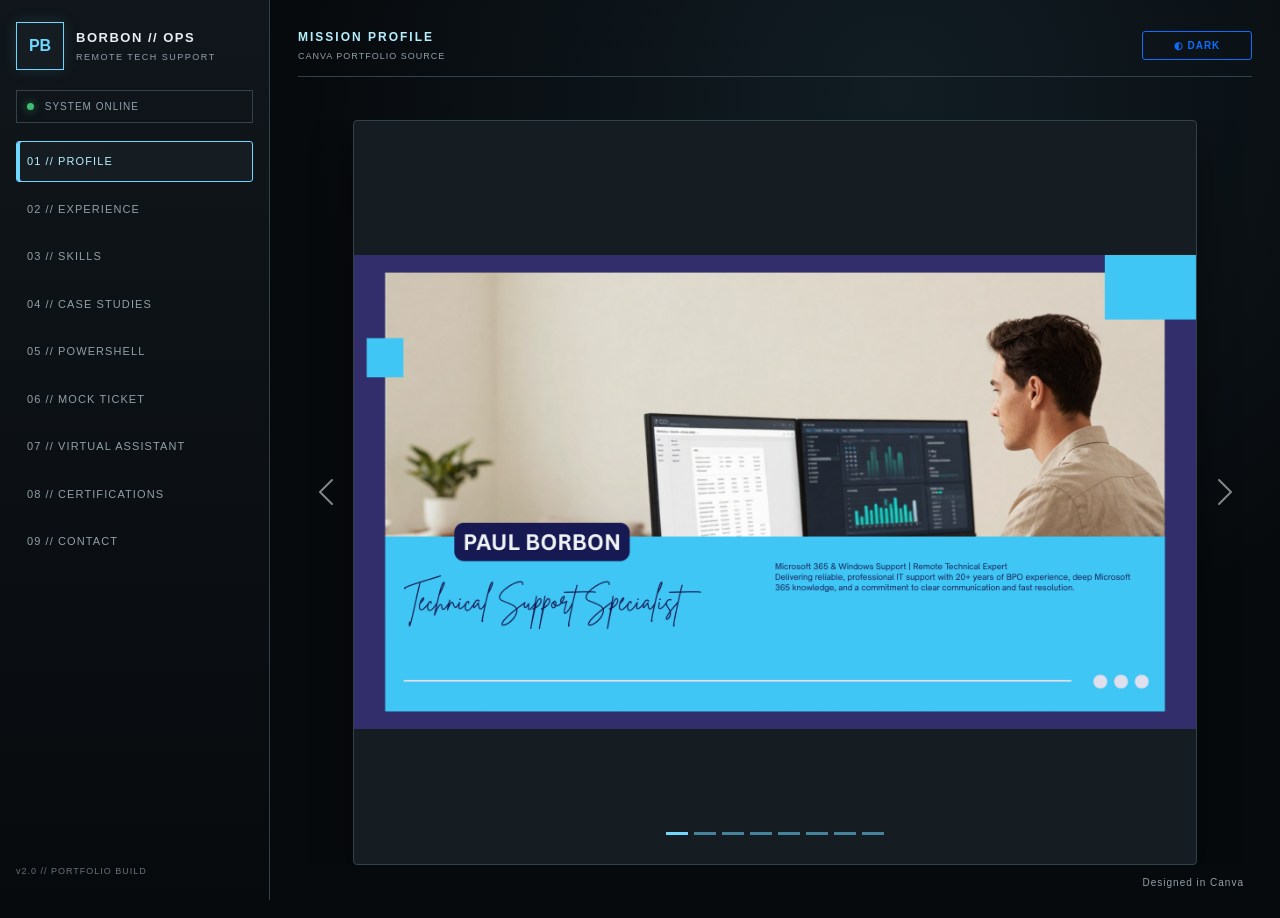
<file: index.html>
<!doctype html>
<html lang="en">
<head>
  <!-- Document metadata and responsive viewport. -->
  <meta charset="utf-8">
  <meta name="viewport" content="width=device-width, initial-scale=1">
  <meta name="description" content="Paul Borbon - Technical Support Specialist portfolio">
  <title>Paul Borbon | Technical Support Specialist</title>
  <!-- Bootstrap provides the carousel, buttons, grid, and responsive utilities. -->
  <link href="https://cdn.jsdelivr.net/npm/bootstrap@5.3.3/dist/css/bootstrap.min.css" rel="stylesheet">
  <!-- Bootstrap Icons provide the small icons used throughout the portfolio. -->
  <link rel="stylesheet" href="https://cdn.jsdelivr.net/npm/bootstrap-icons@1.11.3/font/bootstrap-icons.min.css">
  <!-- Shared portfolio styling. -->
  <link rel="stylesheet" href="css/style.css">
</head>
<body data-page="profile">
  <!-- Decorative scanline layer for the optional sci-fi visual treatment. -->
  <div class="scanline"></div>

  <!-- Fixed application shell containing the shared sidebar and profile page. -->
  <div class="app-shell">
    <!-- Shared sidebar navigation. Every page uses the same navigation structure. -->
    <aside class="sidebar">
      <div class="brand-block">
        <div class="brand-mark">PB</div>
        <div><div class="brand-name">BORBON // OPS</div><div class="brand-sub">REMOTE TECH SUPPORT</div></div>
      </div>
      <div class="status"><span class="status-dot"></span> SYSTEM ONLINE</div>
      <!-- Sidebar links are normal page links so every tab has its own HTML file. -->
      <nav class="nav flex-column portfolio-nav" aria-label="Portfolio navigation">
        <a class="nav-link sound-button active" href="index.html">01 // PROFILE</a>
        <a class="nav-link sound-button" href="pages/experience.html">02 // EXPERIENCE</a>
        <a class="nav-link sound-button" href="pages/skills.html">03 // SKILLS</a>
        <a class="nav-link sound-button" href="pages/cases.html">04 // CASE STUDIES</a>
        <a class="nav-link sound-button" href="pages/powershell.html">05 // POWERSHELL</a>
        <a class="nav-link sound-button" href="pages/mock-ticket.html">06 // MOCK TICKET</a>
        <a class="nav-link sound-button" href="pages/virtual-assistant.html">07 // VIRTUAL ASSISTANT</a>
        <a class="nav-link sound-button" href="pages/certifications.html">08 // CERTIFICATIONS</a>
        <a class="nav-link sound-button" href="pages/contact.html">09 // CONTACT</a>
      </nav>
      <div class="sidebar-footer">v2.0 // PORTFOLIO BUILD</div>
    </aside>

    <!-- Main profile page. The other sections live in separate HTML files. -->
    <main class="main-panel">
      <!-- Top bar keeps the page title and theme toggle visible. -->
      <header class="topbar">
        <div><div class="topbar-title">MISSION PROFILE</div><div class="topbar-sub">CANVA PORTFOLIO SOURCE</div></div>
        <button id="themeToggle" class="btn btn-outline-primary theme-toggle sound-button" type="button" aria-label="Toggle light and dark mode"><i class="bi bi-sun-fill"></i> LIGHT</button>
      </header>

      <!-- Bootstrap carousel references the user's future local Canva PNG files. -->
      <section class="profile-stage">
        <div id="credentialCarousel" class="carousel slide" data-bs-ride="false" data-bs-interval="false">
          <!-- Carousel indicators correspond to the eight Canva pages. -->
          <div class="carousel-indicators">
            <button type="button" data-bs-target="#credentialCarousel" data-bs-slide-to="0" class="active" aria-current="true" aria-label="Canva page 1"></button>
            <button type="button" data-bs-target="#credentialCarousel" data-bs-slide-to="1" aria-label="Canva page 2"></button>
            <button type="button" data-bs-target="#credentialCarousel" data-bs-slide-to="2" aria-label="Canva page 3"></button>
            <button type="button" data-bs-target="#credentialCarousel" data-bs-slide-to="3" aria-label="Canva page 4"></button>
            <button type="button" data-bs-target="#credentialCarousel" data-bs-slide-to="4" aria-label="Canva page 5"></button>
            <button type="button" data-bs-target="#credentialCarousel" data-bs-slide-to="5" aria-label="Canva page 6"></button>
            <button type="button" data-bs-target="#credentialCarousel" data-bs-slide-to="6" aria-label="Canva page 7"></button>
            <button type="button" data-bs-target="#credentialCarousel" data-bs-slide-to="7" aria-label="Canva page 8"></button>
          </div>

          <!-- Each carousel item points to a file you will place under assets/images. -->
          <div class="carousel-inner image-carousel-inner">
            <div class="carousel-item active"><img src="assets/images/canva page 1.png" class="d-block carousel-image" alt="Canva portfolio page 1"></div>
            <div class="carousel-item"><img src="assets/images/canva page 2.png" class="d-block carousel-image" alt="Canva portfolio page 2"></div>
            <div class="carousel-item"><img src="assets/images/canva page 3.png" class="d-block carousel-image" alt="Canva portfolio page 3"></div>
            <div class="carousel-item"><img src="assets/images/canva page 4.png" class="d-block carousel-image" alt="Canva portfolio page 4"></div>
            <div class="carousel-item"><img src="assets/images/canva page 5.png" class="d-block carousel-image" alt="Canva portfolio page 5"></div>
            <div class="carousel-item"><img src="assets/images/canva page 6.png" class="d-block carousel-image" alt="Canva portfolio page 6"></div>
            <div class="carousel-item"><img src="assets/images/canva page 7.png" class="d-block carousel-image" alt="Canva portfolio page 7"></div>
            <div class="carousel-item"><img src="assets/images/canva page 8.png" class="d-block carousel-image" alt="Canva portfolio page 8"></div>
          </div>

          <!-- Bootstrap previous/next controls. -->
          <button class="carousel-control-prev sound-button" type="button" data-bs-target="#credentialCarousel" data-bs-slide="prev"><span class="carousel-control-prev-icon"></span><span class="visually-hidden">Previous</span></button>
          <button class="carousel-control-next sound-button" type="button" data-bs-target="#credentialCarousel" data-bs-slide="next"><span class="carousel-control-next-icon"></span><span class="visually-hidden">Next</span></button>
        </div>

        <!-- Small source note requested for the lower-right of the profile page. -->
        <div class="design-note">Designed in Canva</div>
      </section>
    </main>
  </div>

  <!-- Bootstrap JavaScript enables the carousel and responsive components. -->
  <script src="https://cdn.jsdelivr.net/npm/bootstrap@5.3.3/dist/js/bootstrap.bundle.min.js"></script>
  <!-- Shared JavaScript handles theme persistence and original UI sounds. -->
  <script src="js/script.js"></script>
</body>
</html>
</file>
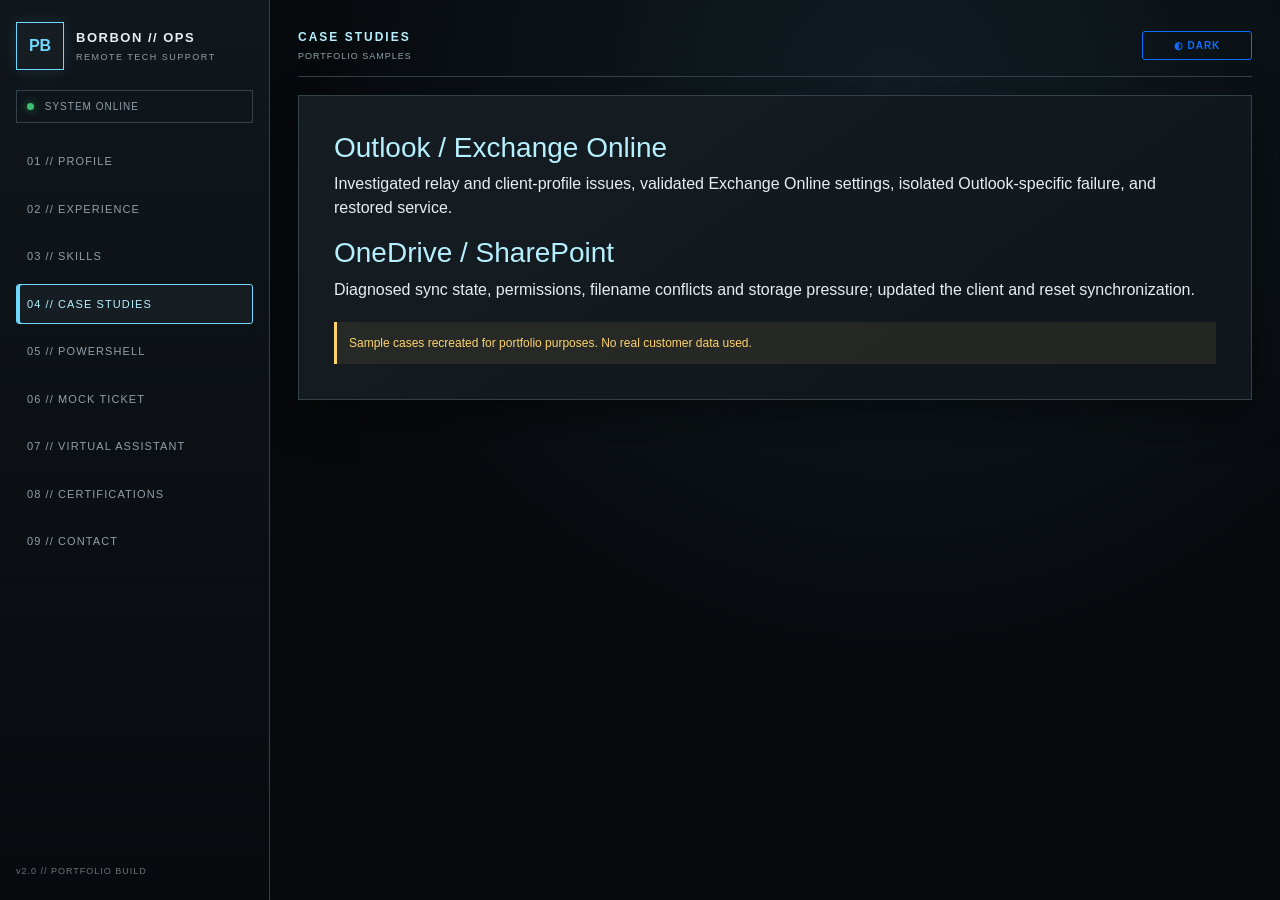
<file: pages/cases.html>
<!doctype html>
<html lang="en">
<head>
  <!-- Document metadata and responsive viewport. -->
  <meta charset="utf-8"><meta name="viewport" content="width=device-width, initial-scale=1">
  <meta name="description" content="Paul Borbon - Technical Support Specialist portfolio">
  <title>Paul Borbon | Case Studies</title>
  <!-- Bootstrap supplies the responsive layout and button styling. -->
  <link href="https://cdn.jsdelivr.net/npm/bootstrap@5.3.3/dist/css/bootstrap.min.css" rel="stylesheet">
  <!-- Bootstrap Icons supply small interface icons. -->
  <link rel="stylesheet" href="https://cdn.jsdelivr.net/npm/bootstrap-icons@1.11.3/font/bootstrap-icons.min.css">
  <!-- Shared site stylesheet. -->
  <link rel="stylesheet" href="../css/style.css">
</head>
<body>
  <!-- Decorative scanline layer. -->
  <div class="scanline"></div>
  <!-- Shared application shell. -->
  <div class="app-shell">
    <aside class="sidebar">
      <!-- Brand block shared by every portfolio page. -->
      <div class="brand-block"><div class="brand-mark">PB</div><div><div class="brand-name">BORBON // OPS</div><div class="brand-sub">REMOTE TECH SUPPORT</div></div></div>
      <!-- Current system status indicator. -->
      <div class="status"><span class="status-dot"></span> SYSTEM ONLINE</div>
      <!-- Page-based navigation: each item opens its own HTML file. -->
      <nav class="nav flex-column portfolio-nav" aria-label="Portfolio navigation">
        <a class="nav-link sound-button " href="../index.html">01 // PROFILE</a>
        <a class="nav-link sound-button " href="experience.html">02 // EXPERIENCE</a>
        <a class="nav-link sound-button " href="skills.html">03 // SKILLS</a>
        <a class="nav-link sound-button active" href="cases.html">04 // CASE STUDIES</a>
        <a class="nav-link sound-button " href="powershell.html">05 // POWERSHELL</a>
        <a class="nav-link sound-button " href="mock-ticket.html">06 // MOCK TICKET</a>
        <a class="nav-link sound-button " href="virtual-assistant.html">07 // VIRTUAL ASSISTANT</a>
        <a class="nav-link sound-button " href="certifications.html">08 // CERTIFICATIONS</a>
        <a class="nav-link sound-button " href="contact.html">09 // CONTACT</a>
      </nav>
      <!-- Version marker. -->
      <div class="sidebar-footer">v2.0 // PORTFOLIO BUILD</div>
    </aside>
    <!-- Main content area for this individual portfolio page. -->
    <main class="main-panel">
      <!-- Top bar with the page title and Light/Dark toggle. -->
      <header class="topbar"><div><div class="topbar-title">CASE STUDIES</div><div class="topbar-sub">PORTFOLIO SAMPLES</div></div><button id="themeToggle" class="btn btn-outline-primary theme-toggle sound-button" type="button"><i class="bi bi-sun-fill"></i> LIGHT</button></header>
      <section class="panel-card">
  <!-- Outlook and Exchange Online troubleshooting example. -->
  <h3>Outlook / Exchange Online</h3><p>Investigated relay and client-profile issues, validated Exchange Online settings, isolated Outlook-specific failure, and restored service.</p>
  <!-- OneDrive and SharePoint troubleshooting example. -->
  <h3>OneDrive / SharePoint</h3><p>Diagnosed sync state, permissions, filename conflicts and storage pressure; updated the client and reset synchronization.</p>
  <!-- Portfolio disclaimer. -->
  <div class="notice">Sample cases recreated for portfolio purposes. No real customer data used.</div>
</section>
    </main>
  </div>
  <!-- Bootstrap JavaScript. -->
  <script src="https://cdn.jsdelivr.net/npm/bootstrap@5.3.3/dist/js/bootstrap.bundle.min.js"></script>
  <!-- Shared theme and sound JavaScript. -->
  <script src="../js/script.js"></script>
</body>
</html>
</file>
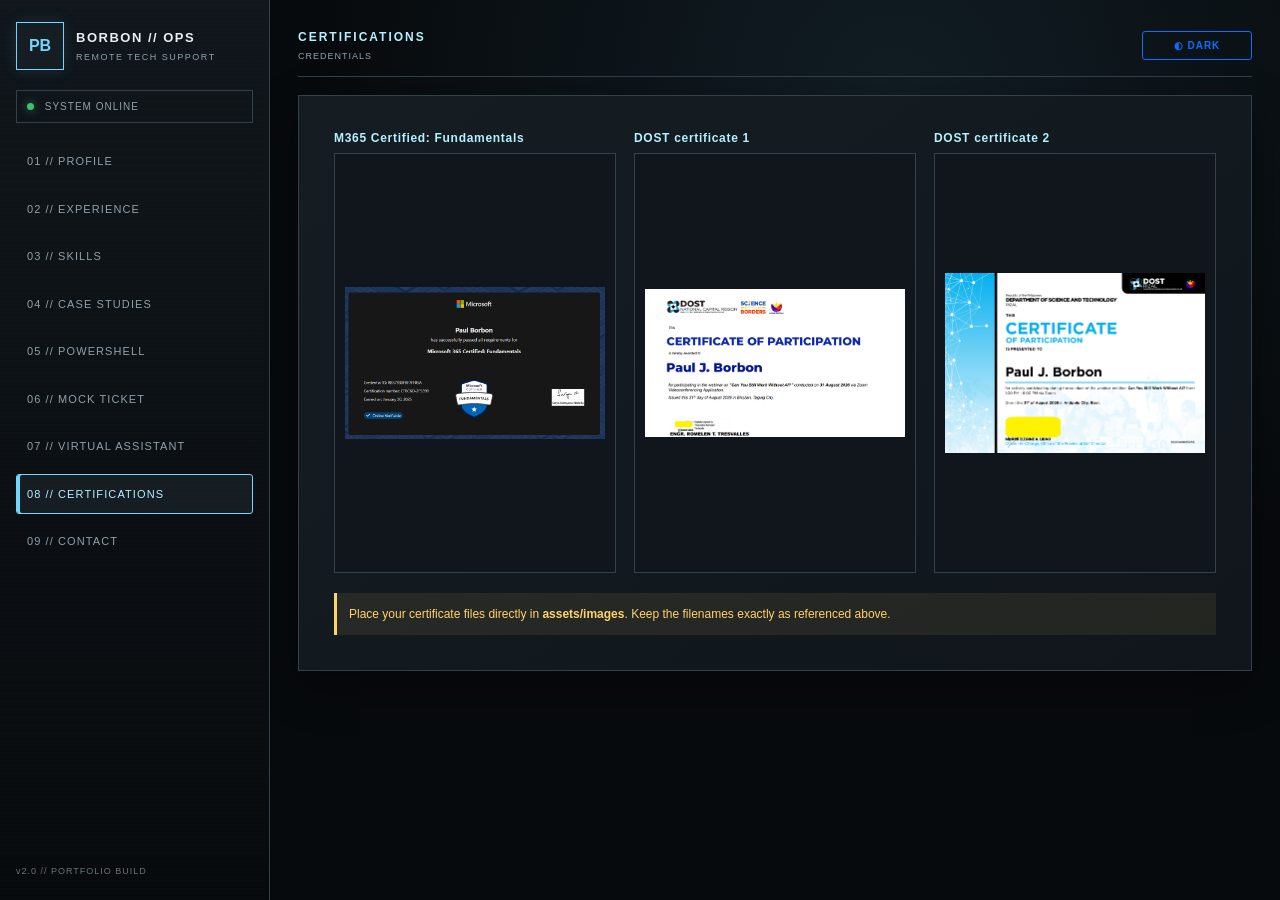
<file: pages/certifications.html>
<!doctype html>
<html lang="en">
<head>
  <!-- Document metadata and responsive viewport. -->
  <meta charset="utf-8"><meta name="viewport" content="width=device-width, initial-scale=1">
  <meta name="description" content="Paul Borbon - Technical Support Specialist portfolio">
  <title>Paul Borbon | Certifications</title>
  <!-- Bootstrap supplies the responsive layout and button styling. -->
  <link href="https://cdn.jsdelivr.net/npm/bootstrap@5.3.3/dist/css/bootstrap.min.css" rel="stylesheet">
  <!-- Bootstrap Icons supply small interface icons. -->
  <link rel="stylesheet" href="https://cdn.jsdelivr.net/npm/bootstrap-icons@1.11.3/font/bootstrap-icons.min.css">
  <!-- Shared site stylesheet. -->
  <link rel="stylesheet" href="../css/style.css">
</head>
<body>
  <!-- Decorative scanline layer. -->
  <div class="scanline"></div>
  <!-- Shared application shell. -->
  <div class="app-shell">
    <aside class="sidebar">
      <!-- Brand block shared by every portfolio page. -->
      <div class="brand-block"><div class="brand-mark">PB</div><div><div class="brand-name">BORBON // OPS</div><div class="brand-sub">REMOTE TECH SUPPORT</div></div></div>
      <!-- Current system status indicator. -->
      <div class="status"><span class="status-dot"></span> SYSTEM ONLINE</div>
      <!-- Page-based navigation: each item opens its own HTML file. -->
      <nav class="nav flex-column portfolio-nav" aria-label="Portfolio navigation">
        <a class="nav-link sound-button " href="../index.html">01 // PROFILE</a>
        <a class="nav-link sound-button " href="experience.html">02 // EXPERIENCE</a>
        <a class="nav-link sound-button " href="skills.html">03 // SKILLS</a>
        <a class="nav-link sound-button " href="cases.html">04 // CASE STUDIES</a>
        <a class="nav-link sound-button " href="powershell.html">05 // POWERSHELL</a>
        <a class="nav-link sound-button " href="mock-ticket.html">06 // MOCK TICKET</a>
        <a class="nav-link sound-button " href="virtual-assistant.html">07 // VIRTUAL ASSISTANT</a>
        <a class="nav-link sound-button active" href="certifications.html">08 // CERTIFICATIONS</a>
        <a class="nav-link sound-button " href="contact.html">09 // CONTACT</a>
      </nav>
      <!-- Version marker. -->
      <div class="sidebar-footer">v2.0 // PORTFOLIO BUILD</div>
    </aside>
    <!-- Main content area for this individual portfolio page. -->
    <main class="main-panel">
      <!-- Top bar with the page title and Light/Dark toggle. -->
      <header class="topbar"><div><div class="topbar-title">CERTIFICATIONS</div><div class="topbar-sub">CREDENTIALS</div></div><button id="themeToggle" class="btn btn-outline-primary theme-toggle sound-button" type="button"><i class="bi bi-sun-fill"></i> LIGHT</button></header>
      <section class="panel-card">
  <!-- Three certification image slots; files are intentionally not bundled so you can place your own images directly in assets/images. -->
  <div class="cert-grid">
    <article class="cert-card"><h2 class="cert-label">M365 Certified: Fundamentals</h2><div class="cert-image-wrap"><img class="cert-image" src="../assets/images/ms certification.png" alt="M365 Certified Fundamentals certificate image"></div></article>
    <article class="cert-card"><h2 class="cert-label">DOST certificate 1</h2><div class="cert-image-wrap"><img class="cert-image" src="../assets/images/DOST 1.png" alt="DOST certificate 1"></div></article>
    <article class="cert-card"><h2 class="cert-label">DOST certificate 2</h2><div class="cert-image-wrap"><img class="cert-image" src="../assets/images/DOST 2.png" alt="DOST certificate 2"></div></article>
  </div>
  <!-- Certification image naming reminder. -->
  <div class="notice">Place your certificate files directly in <b>assets/images</b>. Keep the filenames exactly as referenced above.</div>
</section>
    </main>
  </div>
  <!-- Bootstrap JavaScript. -->
  <script src="https://cdn.jsdelivr.net/npm/bootstrap@5.3.3/dist/js/bootstrap.bundle.min.js"></script>
  <!-- Shared theme and sound JavaScript. -->
  <script src="../js/script.js"></script>
</body>
</html>
</file>
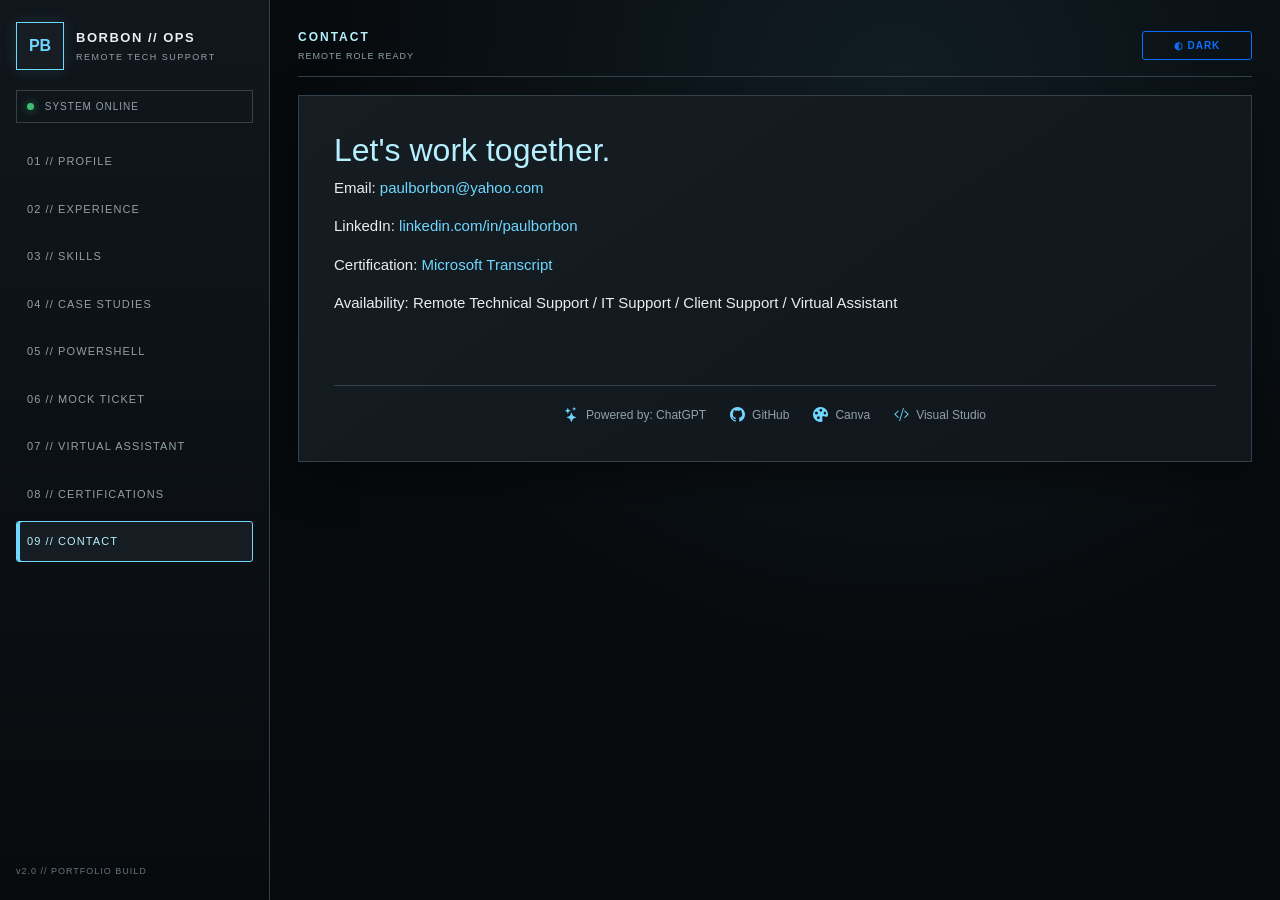
<file: pages/contact.html>
<!doctype html>
<html lang="en">
<head>
  <!-- Document metadata and responsive viewport. -->
  <meta charset="utf-8"><meta name="viewport" content="width=device-width, initial-scale=1">
  <meta name="description" content="Paul Borbon - Technical Support Specialist portfolio">
  <title>Paul Borbon | Contact</title>
  <!-- Bootstrap supplies the responsive layout and button styling. -->
  <link href="https://cdn.jsdelivr.net/npm/bootstrap@5.3.3/dist/css/bootstrap.min.css" rel="stylesheet">
  <!-- Bootstrap Icons supply small interface icons. -->
  <link rel="stylesheet" href="https://cdn.jsdelivr.net/npm/bootstrap-icons@1.11.3/font/bootstrap-icons.min.css">
  <!-- Shared site stylesheet. -->
  <link rel="stylesheet" href="../css/style.css">
</head>
<body>
  <!-- Decorative scanline layer. -->
  <div class="scanline"></div>
  <!-- Shared application shell. -->
  <div class="app-shell">
    <aside class="sidebar">
      <!-- Brand block shared by every portfolio page. -->
      <div class="brand-block"><div class="brand-mark">PB</div><div><div class="brand-name">BORBON // OPS</div><div class="brand-sub">REMOTE TECH SUPPORT</div></div></div>
      <!-- Current system status indicator. -->
      <div class="status"><span class="status-dot"></span> SYSTEM ONLINE</div>
      <!-- Page-based navigation: each item opens its own HTML file. -->
      <nav class="nav flex-column portfolio-nav" aria-label="Portfolio navigation">
        <a class="nav-link sound-button " href="../index.html">01 // PROFILE</a>
        <a class="nav-link sound-button " href="experience.html">02 // EXPERIENCE</a>
        <a class="nav-link sound-button " href="skills.html">03 // SKILLS</a>
        <a class="nav-link sound-button " href="cases.html">04 // CASE STUDIES</a>
        <a class="nav-link sound-button " href="powershell.html">05 // POWERSHELL</a>
        <a class="nav-link sound-button " href="mock-ticket.html">06 // MOCK TICKET</a>
        <a class="nav-link sound-button " href="virtual-assistant.html">07 // VIRTUAL ASSISTANT</a>
        <a class="nav-link sound-button " href="certifications.html">08 // CERTIFICATIONS</a>
        <a class="nav-link sound-button active" href="contact.html">09 // CONTACT</a>
      </nav>
      <!-- Version marker. -->
      <div class="sidebar-footer">v2.0 // PORTFOLIO BUILD</div>
    </aside>
    <!-- Main content area for this individual portfolio page. -->
    <main class="main-panel">
      <!-- Top bar with the page title and Light/Dark toggle. -->
      <header class="topbar"><div><div class="topbar-title">CONTACT</div><div class="topbar-sub">REMOTE ROLE READY</div></div><button id="themeToggle" class="btn btn-outline-primary theme-toggle sound-button" type="button"><i class="bi bi-sun-fill"></i> LIGHT</button></header>
      <section class="panel-card">
  <!-- Contact details and availability. -->
  <div class="contact-box"><h2>Let's work together.</h2>
    <p>Email: <a href="mailto:paulborbon@yahoo.com">paulborbon@yahoo.com</a></p>
    <p>LinkedIn: <a href="https://linkedin.com/in/paulborbon" target="_blank" rel="noopener">linkedin.com/in/paulborbon</a></p>
    <p>Certification: <a href="https://learn.microsoft.com/en-us/users/paulborbon-1114/transcript/dlprhnpqyzzwegv?source=docs" target="_blank" rel="noopener">Microsoft Transcript</a></p>
    <p>Availability: Remote Technical Support / IT Support / Client Support / Virtual Assistant</p>
  </div>
  <!-- Requested technology credit row with small icons. -->
  <div class="powered-by"><span class="powered-item"><i class="bi bi-stars"></i>Powered by: ChatGPT</span><span class="powered-item"><i class="bi bi-github"></i>GitHub</span><span class="powered-item"><i class="bi bi-palette-fill"></i>Canva</span><span class="powered-item"><i class="bi bi-code-slash"></i>Visual Studio</span></div>
</section>
    </main>
  </div>
  <!-- Bootstrap JavaScript. -->
  <script src="https://cdn.jsdelivr.net/npm/bootstrap@5.3.3/dist/js/bootstrap.bundle.min.js"></script>
  <!-- Shared theme and sound JavaScript. -->
  <script src="../js/script.js"></script>
</body>
</html>
</file>
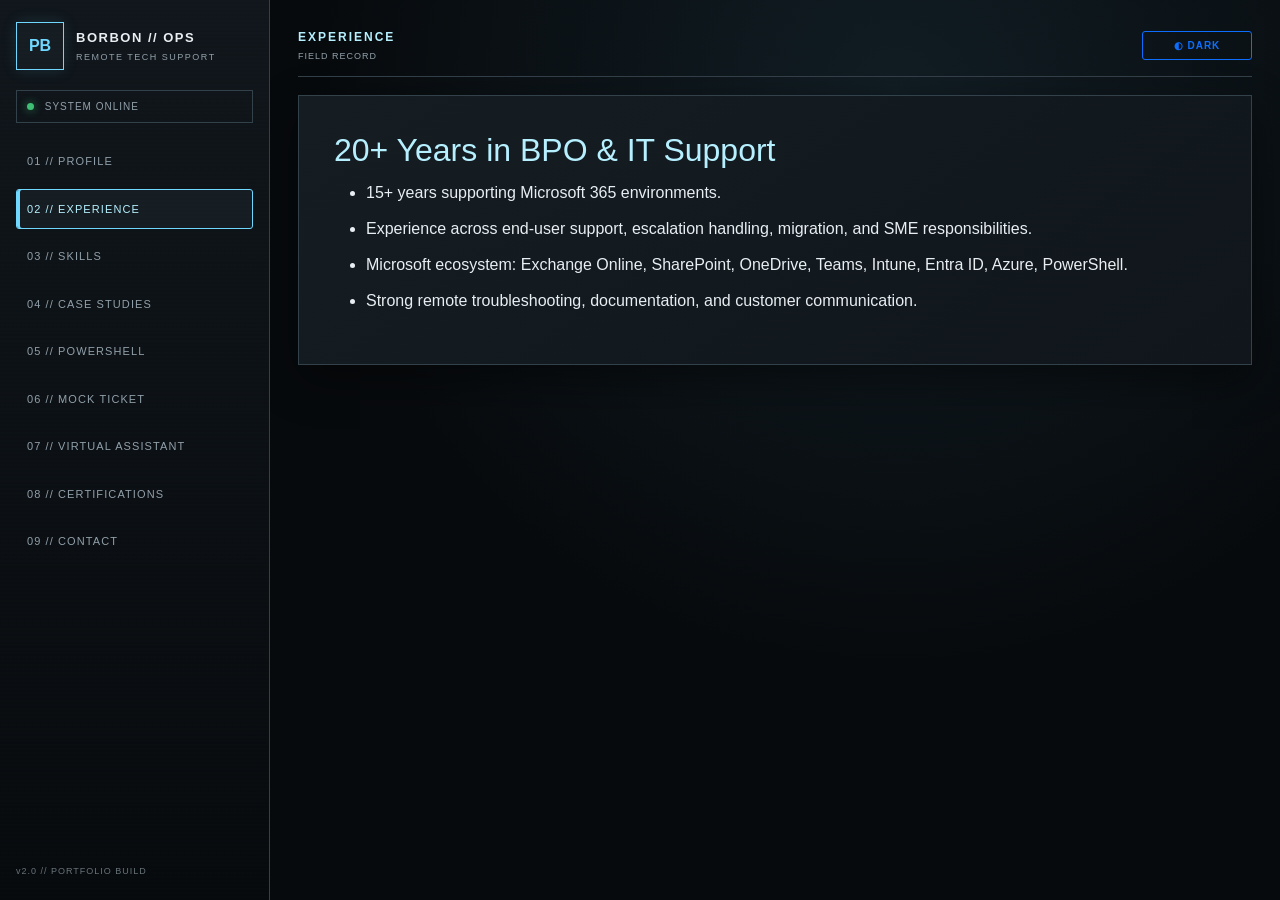
<file: pages/experience.html>
<!doctype html>
<html lang="en">
<head>
  <!-- Document metadata and responsive viewport. -->
  <meta charset="utf-8"><meta name="viewport" content="width=device-width, initial-scale=1">
  <meta name="description" content="Paul Borbon - Technical Support Specialist portfolio">
  <title>Paul Borbon | Experience</title>
  <!-- Bootstrap supplies the responsive layout and button styling. -->
  <link href="https://cdn.jsdelivr.net/npm/bootstrap@5.3.3/dist/css/bootstrap.min.css" rel="stylesheet">
  <!-- Bootstrap Icons supply small interface icons. -->
  <link rel="stylesheet" href="https://cdn.jsdelivr.net/npm/bootstrap-icons@1.11.3/font/bootstrap-icons.min.css">
  <!-- Shared site stylesheet. -->
  <link rel="stylesheet" href="../css/style.css">
</head>
<body>
  <!-- Decorative scanline layer. -->
  <div class="scanline"></div>
  <!-- Shared application shell. -->
  <div class="app-shell">
    <aside class="sidebar">
      <!-- Brand block shared by every portfolio page. -->
      <div class="brand-block"><div class="brand-mark">PB</div><div><div class="brand-name">BORBON // OPS</div><div class="brand-sub">REMOTE TECH SUPPORT</div></div></div>
      <!-- Current system status indicator. -->
      <div class="status"><span class="status-dot"></span> SYSTEM ONLINE</div>
      <!-- Page-based navigation: each item opens its own HTML file. -->
      <nav class="nav flex-column portfolio-nav" aria-label="Portfolio navigation">
        <a class="nav-link sound-button " href="../index.html">01 // PROFILE</a>
        <a class="nav-link sound-button active" href="experience.html">02 // EXPERIENCE</a>
        <a class="nav-link sound-button " href="skills.html">03 // SKILLS</a>
        <a class="nav-link sound-button " href="cases.html">04 // CASE STUDIES</a>
        <a class="nav-link sound-button " href="powershell.html">05 // POWERSHELL</a>
        <a class="nav-link sound-button " href="mock-ticket.html">06 // MOCK TICKET</a>
        <a class="nav-link sound-button " href="virtual-assistant.html">07 // VIRTUAL ASSISTANT</a>
        <a class="nav-link sound-button " href="certifications.html">08 // CERTIFICATIONS</a>
        <a class="nav-link sound-button " href="contact.html">09 // CONTACT</a>
      </nav>
      <!-- Version marker. -->
      <div class="sidebar-footer">v2.0 // PORTFOLIO BUILD</div>
    </aside>
    <!-- Main content area for this individual portfolio page. -->
    <main class="main-panel">
      <!-- Top bar with the page title and Light/Dark toggle. -->
      <header class="topbar"><div><div class="topbar-title">EXPERIENCE</div><div class="topbar-sub">FIELD RECORD</div></div><button id="themeToggle" class="btn btn-outline-primary theme-toggle sound-button" type="button"><i class="bi bi-sun-fill"></i> LIGHT</button></header>
      <section class="panel-card">
  <!-- Professional experience summary. -->
  <h2>20+ Years in BPO &amp; IT Support</h2><ul><li>15+ years supporting Microsoft 365 environments.</li><li>Experience across end-user support, escalation handling, migration, and SME responsibilities.</li><li>Microsoft ecosystem: Exchange Online, SharePoint, OneDrive, Teams, Intune, Entra ID, Azure, PowerShell.</li><li>Strong remote troubleshooting, documentation, and customer communication.</li></ul>
</section>
    </main>
  </div>
  <!-- Bootstrap JavaScript. -->
  <script src="https://cdn.jsdelivr.net/npm/bootstrap@5.3.3/dist/js/bootstrap.bundle.min.js"></script>
  <!-- Shared theme and sound JavaScript. -->
  <script src="../js/script.js"></script>
</body>
</html>
</file>
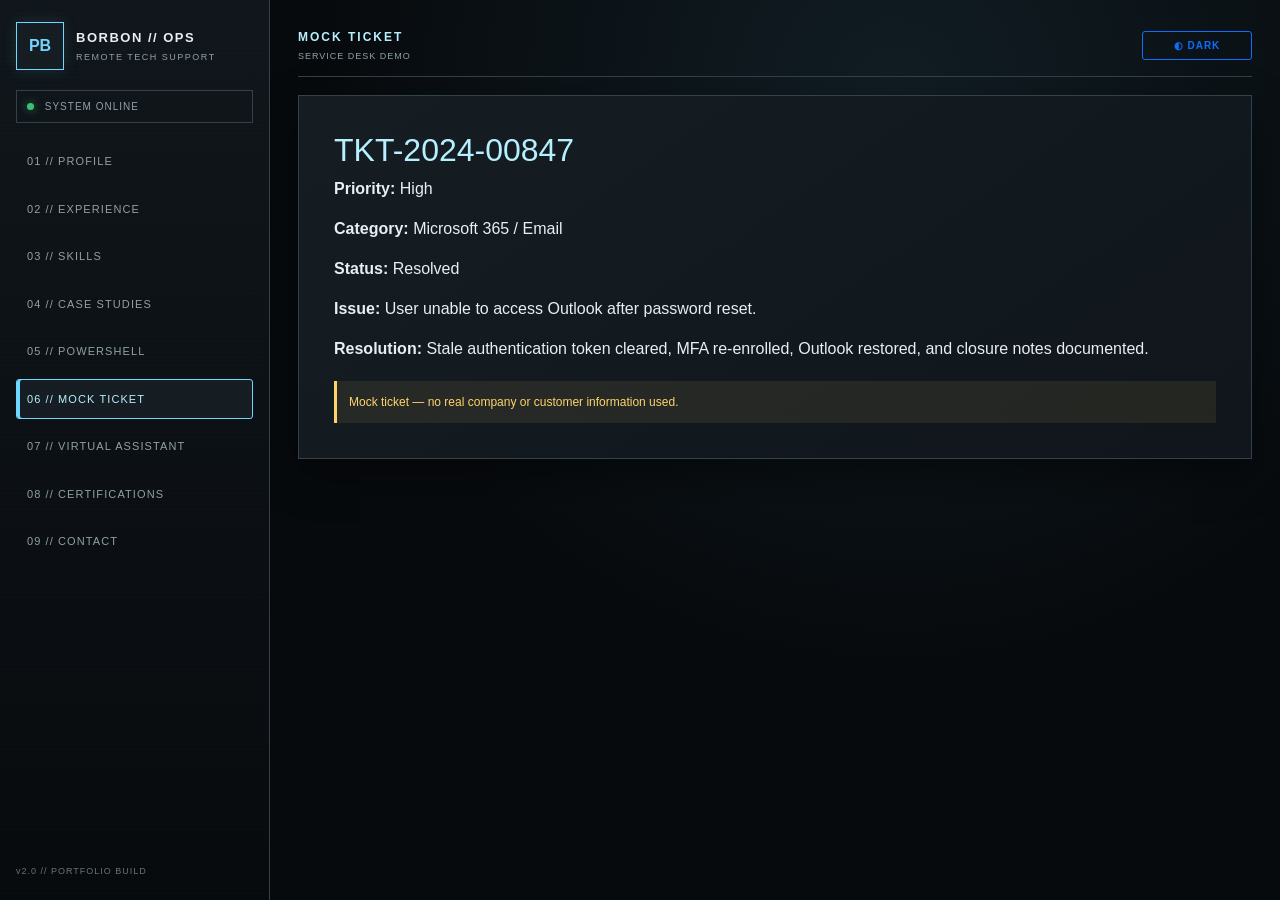
<file: pages/mock-ticket.html>
<!doctype html>
<html lang="en">
<head>
  <!-- Document metadata and responsive viewport. -->
  <meta charset="utf-8"><meta name="viewport" content="width=device-width, initial-scale=1">
  <meta name="description" content="Paul Borbon - Technical Support Specialist portfolio">
  <title>Paul Borbon | Mock Ticket</title>
  <!-- Bootstrap supplies the responsive layout and button styling. -->
  <link href="https://cdn.jsdelivr.net/npm/bootstrap@5.3.3/dist/css/bootstrap.min.css" rel="stylesheet">
  <!-- Bootstrap Icons supply small interface icons. -->
  <link rel="stylesheet" href="https://cdn.jsdelivr.net/npm/bootstrap-icons@1.11.3/font/bootstrap-icons.min.css">
  <!-- Shared site stylesheet. -->
  <link rel="stylesheet" href="../css/style.css">
</head>
<body>
  <!-- Decorative scanline layer. -->
  <div class="scanline"></div>
  <!-- Shared application shell. -->
  <div class="app-shell">
    <aside class="sidebar">
      <!-- Brand block shared by every portfolio page. -->
      <div class="brand-block"><div class="brand-mark">PB</div><div><div class="brand-name">BORBON // OPS</div><div class="brand-sub">REMOTE TECH SUPPORT</div></div></div>
      <!-- Current system status indicator. -->
      <div class="status"><span class="status-dot"></span> SYSTEM ONLINE</div>
      <!-- Page-based navigation: each item opens its own HTML file. -->
      <nav class="nav flex-column portfolio-nav" aria-label="Portfolio navigation">
        <a class="nav-link sound-button " href="../index.html">01 // PROFILE</a>
        <a class="nav-link sound-button " href="experience.html">02 // EXPERIENCE</a>
        <a class="nav-link sound-button " href="skills.html">03 // SKILLS</a>
        <a class="nav-link sound-button " href="cases.html">04 // CASE STUDIES</a>
        <a class="nav-link sound-button " href="powershell.html">05 // POWERSHELL</a>
        <a class="nav-link sound-button active" href="mock-ticket.html">06 // MOCK TICKET</a>
        <a class="nav-link sound-button " href="virtual-assistant.html">07 // VIRTUAL ASSISTANT</a>
        <a class="nav-link sound-button " href="certifications.html">08 // CERTIFICATIONS</a>
        <a class="nav-link sound-button " href="contact.html">09 // CONTACT</a>
      </nav>
      <!-- Version marker. -->
      <div class="sidebar-footer">v2.0 // PORTFOLIO BUILD</div>
    </aside>
    <!-- Main content area for this individual portfolio page. -->
    <main class="main-panel">
      <!-- Top bar with the page title and Light/Dark toggle. -->
      <header class="topbar"><div><div class="topbar-title">MOCK TICKET</div><div class="topbar-sub">SERVICE DESK DEMO</div></div><button id="themeToggle" class="btn btn-outline-primary theme-toggle sound-button" type="button"><i class="bi bi-sun-fill"></i> LIGHT</button></header>
      <section class="panel-card">
  <!-- Mock service desk ticket details. -->
  <h2>TKT-2024-00847</h2><p><b>Priority:</b> High</p><p><b>Category:</b> Microsoft 365 / Email</p><p><b>Status:</b> Resolved</p><p><b>Issue:</b> User unable to access Outlook after password reset.</p><p><b>Resolution:</b> Stale authentication token cleared, MFA re-enrolled, Outlook restored, and closure notes documented.</p>
  <!-- Mock-ticket disclaimer. -->
  <div class="notice">Mock ticket — no real company or customer information used.</div>
</section>
    </main>
  </div>
  <!-- Bootstrap JavaScript. -->
  <script src="https://cdn.jsdelivr.net/npm/bootstrap@5.3.3/dist/js/bootstrap.bundle.min.js"></script>
  <!-- Shared theme and sound JavaScript. -->
  <script src="../js/script.js"></script>
</body>
</html>
</file>
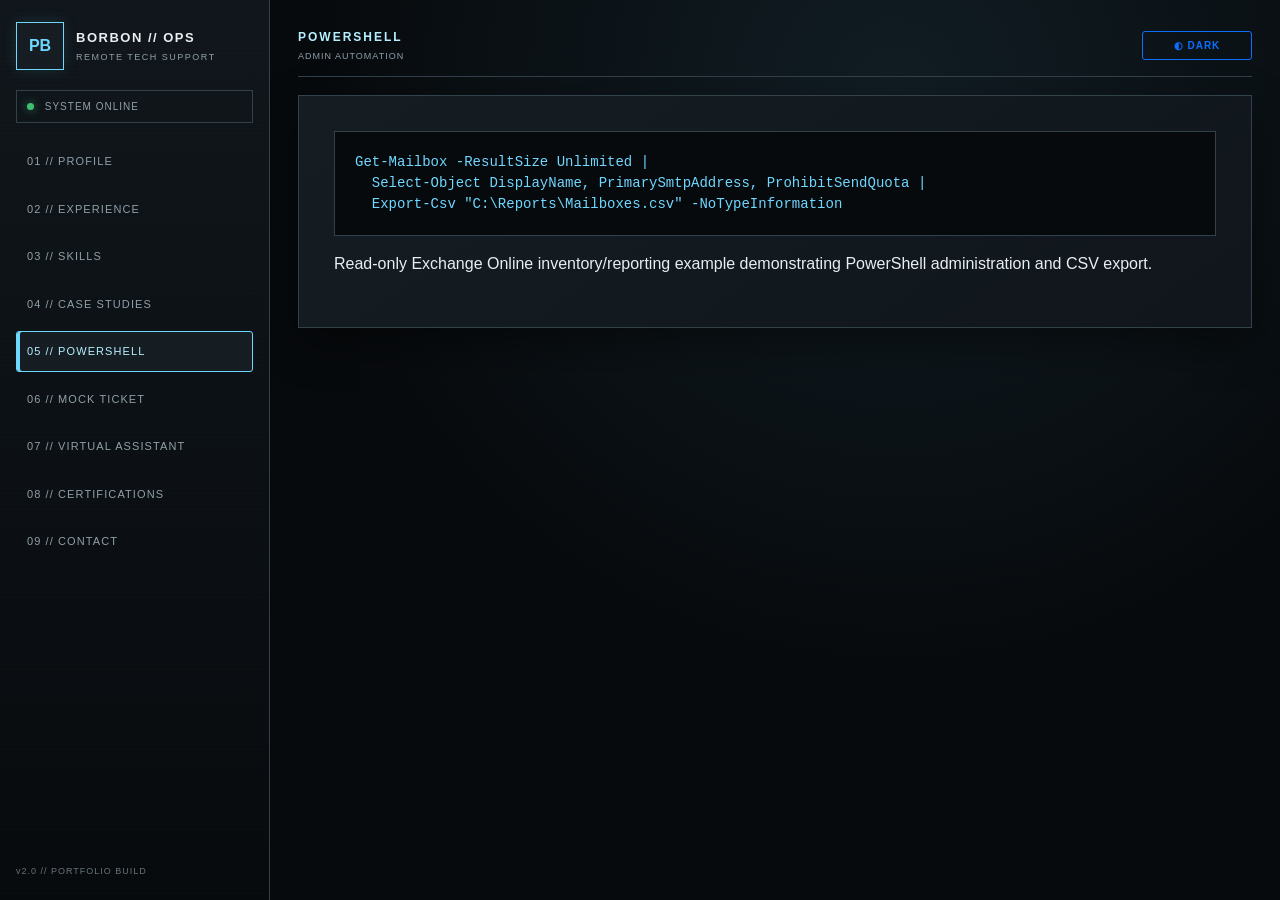
<file: pages/powershell.html>
<!doctype html>
<html lang="en">
<head>
  <!-- Document metadata and responsive viewport. -->
  <meta charset="utf-8"><meta name="viewport" content="width=device-width, initial-scale=1">
  <meta name="description" content="Paul Borbon - Technical Support Specialist portfolio">
  <title>Paul Borbon | PowerShell</title>
  <!-- Bootstrap supplies the responsive layout and button styling. -->
  <link href="https://cdn.jsdelivr.net/npm/bootstrap@5.3.3/dist/css/bootstrap.min.css" rel="stylesheet">
  <!-- Bootstrap Icons supply small interface icons. -->
  <link rel="stylesheet" href="https://cdn.jsdelivr.net/npm/bootstrap-icons@1.11.3/font/bootstrap-icons.min.css">
  <!-- Shared site stylesheet. -->
  <link rel="stylesheet" href="../css/style.css">
</head>
<body>
  <!-- Decorative scanline layer. -->
  <div class="scanline"></div>
  <!-- Shared application shell. -->
  <div class="app-shell">
    <aside class="sidebar">
      <!-- Brand block shared by every portfolio page. -->
      <div class="brand-block"><div class="brand-mark">PB</div><div><div class="brand-name">BORBON // OPS</div><div class="brand-sub">REMOTE TECH SUPPORT</div></div></div>
      <!-- Current system status indicator. -->
      <div class="status"><span class="status-dot"></span> SYSTEM ONLINE</div>
      <!-- Page-based navigation: each item opens its own HTML file. -->
      <nav class="nav flex-column portfolio-nav" aria-label="Portfolio navigation">
        <a class="nav-link sound-button " href="../index.html">01 // PROFILE</a>
        <a class="nav-link sound-button " href="experience.html">02 // EXPERIENCE</a>
        <a class="nav-link sound-button " href="skills.html">03 // SKILLS</a>
        <a class="nav-link sound-button " href="cases.html">04 // CASE STUDIES</a>
        <a class="nav-link sound-button active" href="powershell.html">05 // POWERSHELL</a>
        <a class="nav-link sound-button " href="mock-ticket.html">06 // MOCK TICKET</a>
        <a class="nav-link sound-button " href="virtual-assistant.html">07 // VIRTUAL ASSISTANT</a>
        <a class="nav-link sound-button " href="certifications.html">08 // CERTIFICATIONS</a>
        <a class="nav-link sound-button " href="contact.html">09 // CONTACT</a>
      </nav>
      <!-- Version marker. -->
      <div class="sidebar-footer">v2.0 // PORTFOLIO BUILD</div>
    </aside>
    <!-- Main content area for this individual portfolio page. -->
    <main class="main-panel">
      <!-- Top bar with the page title and Light/Dark toggle. -->
      <header class="topbar"><div><div class="topbar-title">POWERSHELL</div><div class="topbar-sub">ADMIN AUTOMATION</div></div><button id="themeToggle" class="btn btn-outline-primary theme-toggle sound-button" type="button"><i class="bi bi-sun-fill"></i> LIGHT</button></header>
      <section class="panel-card">
  <!-- Read-only Exchange Online inventory/reporting example. -->
  <pre><code>Get-Mailbox -ResultSize Unlimited |
  Select-Object DisplayName, PrimarySmtpAddress, ProhibitSendQuota |
  Export-Csv "C:\Reports\Mailboxes.csv" -NoTypeInformation</code></pre>
  <!-- Explanation of the sample script. -->
  <p>Read-only Exchange Online inventory/reporting example demonstrating PowerShell administration and CSV export.</p>
</section>
    </main>
  </div>
  <!-- Bootstrap JavaScript. -->
  <script src="https://cdn.jsdelivr.net/npm/bootstrap@5.3.3/dist/js/bootstrap.bundle.min.js"></script>
  <!-- Shared theme and sound JavaScript. -->
  <script src="../js/script.js"></script>
</body>
</html>
</file>
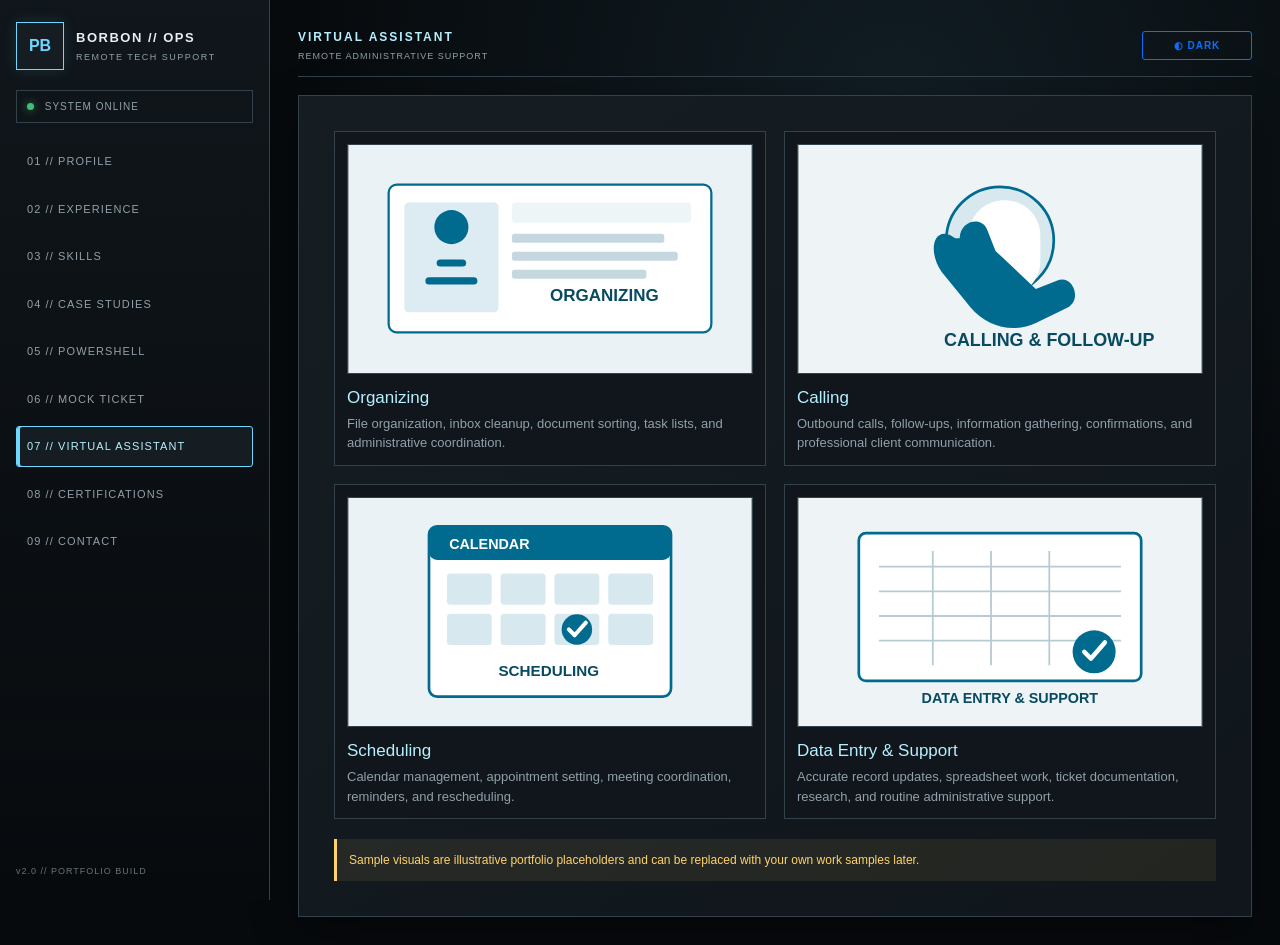
<file: pages/virtual-assistant.html>
<!doctype html>
<html lang="en">
<head>
  <!-- Document metadata and responsive viewport. -->
  <meta charset="utf-8"><meta name="viewport" content="width=device-width, initial-scale=1">
  <meta name="description" content="Paul Borbon - Technical Support Specialist portfolio">
  <title>Paul Borbon | Virtual Assistant</title>
  <!-- Bootstrap supplies the responsive layout and button styling. -->
  <link href="https://cdn.jsdelivr.net/npm/bootstrap@5.3.3/dist/css/bootstrap.min.css" rel="stylesheet">
  <!-- Bootstrap Icons supply small interface icons. -->
  <link rel="stylesheet" href="https://cdn.jsdelivr.net/npm/bootstrap-icons@1.11.3/font/bootstrap-icons.min.css">
  <!-- Shared site stylesheet. -->
  <link rel="stylesheet" href="../css/style.css">
</head>
<body>
  <!-- Decorative scanline layer. -->
  <div class="scanline"></div>
  <!-- Shared application shell. -->
  <div class="app-shell">
    <aside class="sidebar">
      <!-- Brand block shared by every portfolio page. -->
      <div class="brand-block"><div class="brand-mark">PB</div><div><div class="brand-name">BORBON // OPS</div><div class="brand-sub">REMOTE TECH SUPPORT</div></div></div>
      <!-- Current system status indicator. -->
      <div class="status"><span class="status-dot"></span> SYSTEM ONLINE</div>
      <!-- Page-based navigation: each item opens its own HTML file. -->
      <nav class="nav flex-column portfolio-nav" aria-label="Portfolio navigation">
        <a class="nav-link sound-button " href="../index.html">01 // PROFILE</a>
        <a class="nav-link sound-button " href="experience.html">02 // EXPERIENCE</a>
        <a class="nav-link sound-button " href="skills.html">03 // SKILLS</a>
        <a class="nav-link sound-button " href="cases.html">04 // CASE STUDIES</a>
        <a class="nav-link sound-button " href="powershell.html">05 // POWERSHELL</a>
        <a class="nav-link sound-button " href="mock-ticket.html">06 // MOCK TICKET</a>
        <a class="nav-link sound-button active" href="virtual-assistant.html">07 // VIRTUAL ASSISTANT</a>
        <a class="nav-link sound-button " href="certifications.html">08 // CERTIFICATIONS</a>
        <a class="nav-link sound-button " href="contact.html">09 // CONTACT</a>
      </nav>
      <!-- Version marker. -->
      <div class="sidebar-footer">v2.0 // PORTFOLIO BUILD</div>
    </aside>
    <!-- Main content area for this individual portfolio page. -->
    <main class="main-panel">
      <!-- Top bar with the page title and Light/Dark toggle. -->
      <header class="topbar"><div><div class="topbar-title">VIRTUAL ASSISTANT</div><div class="topbar-sub">REMOTE ADMINISTRATIVE SUPPORT</div></div><button id="themeToggle" class="btn btn-outline-primary theme-toggle sound-button" type="button"><i class="bi bi-sun-fill"></i> LIGHT</button></header>
      <section class="panel-card">
  <!-- Sample VA work categories use local SVG illustrations so the site works without external image hosting. -->
  <div class="va-grid">
    <article class="va-card"><img src="../assets/images/va-organizing.svg" alt="Sample organizing task illustration"><h3>Organizing</h3><p>File organization, inbox cleanup, document sorting, task lists, and administrative coordination.</p></article>
    <article class="va-card"><img src="../assets/images/va-calling.svg" alt="Sample calling task illustration"><h3>Calling</h3><p>Outbound calls, follow-ups, information gathering, confirmations, and professional client communication.</p></article>
    <article class="va-card"><img src="../assets/images/va-scheduling.svg" alt="Sample scheduling task illustration"><h3>Scheduling</h3><p>Calendar management, appointment setting, meeting coordination, reminders, and rescheduling.</p></article>
    <article class="va-card"><img src="../assets/images/va-data-entry.svg" alt="Sample data entry task illustration"><h3>Data Entry &amp; Support</h3><p>Accurate record updates, spreadsheet work, ticket documentation, research, and routine administrative support.</p></article>
  </div>
  <!-- VA portfolio note. -->
  <div class="notice">Sample visuals are illustrative portfolio placeholders and can be replaced with your own work samples later.</div>
</section>
    </main>
  </div>
  <!-- Bootstrap JavaScript. -->
  <script src="https://cdn.jsdelivr.net/npm/bootstrap@5.3.3/dist/js/bootstrap.bundle.min.js"></script>
  <!-- Shared theme and sound JavaScript. -->
  <script src="../js/script.js"></script>
</body>
</html>
</file>
<file: css/style.css>
/* Theme variables: dark mode is the default, while .light-theme switches the complete palette. */
:root{--bg:#070a0d;--panel:#10161b;--panel2:#151d23;--line:#33414b;--text:#e8eef2;--muted:#91a0aa;--accent:#70d7ff;--accent2:#b6f0ff;--warn:#ffd36b;--button:#101920;--button-text:#d8e8ef;--shadow:rgba(0,0,0,.45)}
body.light-theme{--bg:#eef2f5;--panel:#ffffff;--panel2:#f5f7f9;--line:#b7c4cc;--text:#18242b;--muted:#5f6d76;--accent:#006b8f;--accent2:#084a60;--warn:#8a5b00;--button:#ffffff;--button-text:#203039;--shadow:rgba(27,46,57,.16)}

/* Global sizing, typography, and page background. */
*{box-sizing:border-box}html,body{margin:0;min-height:100%;background:var(--bg);color:var(--text);font-family:Arial,Helvetica,sans-serif}body{background:radial-gradient(circle at 70% 10%,rgba(35,65,78,.34) 0,var(--bg) 48%,var(--bg) 100%);transition:background .2s,color .2s}

/* Shared application layout. */
.app-shell{display:flex;min-height:100vh}.sidebar{width:270px;background:linear-gradient(180deg,var(--panel),var(--bg));border-right:1px solid var(--line);padding:22px 16px;display:flex;flex-direction:column;position:fixed;inset:0 auto 0 0;z-index:10}
.brand-block{display:flex;gap:12px;align-items:center;margin-bottom:20px}.brand-mark{width:48px;height:48px;border:1px solid var(--accent);display:grid;place-items:center;color:var(--accent);font-weight:800;background:var(--panel2);box-shadow:0 0 16px rgba(112,215,255,.13)}.brand-name{font-size:13px;font-weight:800;letter-spacing:1.5px}.brand-sub{font-size:9px;color:var(--muted);letter-spacing:1.5px;margin-top:3px}.status{font-size:10px;color:var(--muted);letter-spacing:1px;border:1px solid var(--line);padding:8px 10px;margin-bottom:18px}.status-dot{display:inline-block;width:7px;height:7px;background:#3fbf73;border-radius:50%;margin-right:7px;box-shadow:0 0 8px rgba(63,191,115,.65)}

/* Bootstrap navigation buttons: hover gets highlighted and mouse-out returns to the normal state. */
.portfolio-nav{gap:7px}.nav-link{color:var(--muted);text-align:left;border:1px solid transparent!important;border-radius:3px!important;padding:11px 10px;font-size:11px;letter-spacing:1.1px;background:transparent;transition:all .15s ease}.nav-link:hover{color:var(--accent2);background:var(--panel2);border-color:var(--accent)!important;box-shadow:inset 3px 0 0 var(--accent),0 0 12px rgba(112,215,255,.12);transform:translateX(2px)}.nav-link.active{color:var(--accent2);background:var(--panel2);border-color:var(--accent)!important;box-shadow:inset 3px 0 0 var(--accent)}.sidebar-footer{margin-top:auto;color:var(--muted);font-size:9px;letter-spacing:1px;opacity:.7}

/* Main content area and top-right theme control. */
.main-panel{margin-left:270px;width:calc(100% - 270px);padding:28px;min-height:100vh}.topbar{display:flex;justify-content:space-between;align-items:center;border-bottom:1px solid var(--line);padding:0 0 12px;margin-bottom:18px}.topbar-title{color:var(--accent2);font-size:12px;letter-spacing:2px;font-weight:800}.topbar-sub{font-size:9px;color:var(--muted);letter-spacing:1px;margin-top:4px}.theme-toggle{border-radius:3px!important;font-size:10px!important;letter-spacing:1px;font-weight:800;min-width:110px}

/* Bootstrap carousel frame keeps every Canva image the same display size while preserving its proportions. */
.profile-stage{position:relative;min-height:calc(100vh - 105px);display:flex;align-items:center;justify-content:center}.image-carousel-inner{width:min(100%,1180px);height:calc(100vh - 155px);min-height:500px;max-height:760px}.carousel-item{height:100%;padding:0 55px}.carousel-image{width:100%;height:100%;object-fit:contain;object-position:center;background:var(--panel2);border:1px solid var(--line);box-shadow:0 15px 40px var(--shadow);border-radius:4px}.carousel-control-prev,.carousel-control-next{width:55px}.carousel-indicators{bottom:4px}.carousel-indicators [data-bs-target]{width:22px;height:3px;background-color:var(--accent);opacity:.55}.carousel-indicators .active{opacity:1}.carousel-control-prev-icon,.carousel-control-next-icon{filter:none}.design-note{position:absolute;right:8px;bottom:0;font-size:10px;color:var(--muted);letter-spacing:1px}

/* Shared cards, code areas, skills, and notices used by the individual pages. */
.panel-card{background:linear-gradient(145deg,var(--panel2),var(--panel));border:1px solid var(--line);box-shadow:0 15px 40px var(--shadow);padding:35px;position:relative;overflow:hidden}.panel-card h2,.panel-card h3{color:var(--accent2)}.panel-card li{margin:12px 0;color:var(--text)}.skill-grid{display:grid;grid-template-columns:repeat(4,minmax(0,1fr));gap:10px}.skill-grid span{border:1px solid var(--line);padding:12px;color:var(--text);background:var(--panel);font-size:12px}.notice{border-left:3px solid var(--warn);background:rgba(255,211,107,.08);padding:12px;color:var(--warn);font-size:12px;margin-top:20px}pre{background:var(--bg);border:1px solid var(--line);padding:20px;overflow:auto;color:var(--accent)}code{color:var(--accent)}.contact-box{font-size:15px}.contact-box a{color:var(--accent);text-decoration:none}.contact-box a:hover{text-decoration:underline}

/* Virtual Assistant sample-image cards. */
.va-grid{display:grid;grid-template-columns:repeat(2,minmax(0,1fr));gap:18px}.va-card{border:1px solid var(--line);background:var(--panel);padding:12px}.va-card img{width:100%;height:230px;object-fit:cover;display:block;border:1px solid var(--line)}.va-card h3{margin:14px 0 6px;font-size:17px}.va-card p{margin:0;color:var(--muted);font-size:13px}

/* Certifications use one consistent image frame so certificate images align neatly. */
.cert-grid{display:grid;grid-template-columns:repeat(3,minmax(0,1fr));gap:18px}.cert-card{min-width:0}.cert-label{font-size:12px;letter-spacing:.7px;font-weight:800;color:var(--accent2);margin:0 0 8px}.cert-image-wrap{height:420px;background:var(--panel);border:1px solid var(--line);padding:10px;display:flex;align-items:center;justify-content:center}.cert-image{width:100%;height:100%;object-fit:contain}

/* Contact footer places the requested technology credits in one row with small icons. */
.powered-by{display:flex;justify-content:center;align-items:center;gap:24px;flex-wrap:wrap;margin-top:70px;padding-top:18px;border-top:1px solid var(--line);color:var(--muted);font-size:12px}.powered-item{display:inline-flex;align-items:center;gap:7px;white-space:nowrap}.powered-item i{font-size:15px;color:var(--accent)}

/* Decorative scanline layer remains subtle in both themes. */
.scanline{position:fixed;inset:0;pointer-events:none;z-index:100;background:linear-gradient(rgba(255,255,255,.012) 50%,transparent 50%);background-size:100% 4px;opacity:.2}

/* Responsive rules keep the sidebar, carousel, cards, and grids usable on smaller screens. */
@media(max-width:900px){.sidebar{width:220px}.main-panel{margin-left:220px;width:calc(100% - 220px);padding:18px}.skill-grid{grid-template-columns:repeat(2,minmax(0,1fr))}.cert-grid,.va-grid{grid-template-columns:1fr}.carousel-item{padding:0 40px}.image-carousel-inner{height:calc(100vh - 145px)}}
@media(max-width:600px){.app-shell{display:block}.sidebar{position:relative;width:100%;inset:auto;border-right:0;border-bottom:1px solid var(--line)}.sidebar .nav{display:grid;grid-template-columns:repeat(2,1fr)}.main-panel{margin-left:0;width:100%;padding:14px}.profile-stage{min-height:calc(100vh - 280px)}.image-carousel-inner{height:calc(100vh - 330px);min-height:350px}.carousel-item{padding:0 30px}.skill-grid{grid-template-columns:1fr}.topbar{align-items:flex-start;gap:12px}.theme-toggle{min-width:90px}}
</file>
